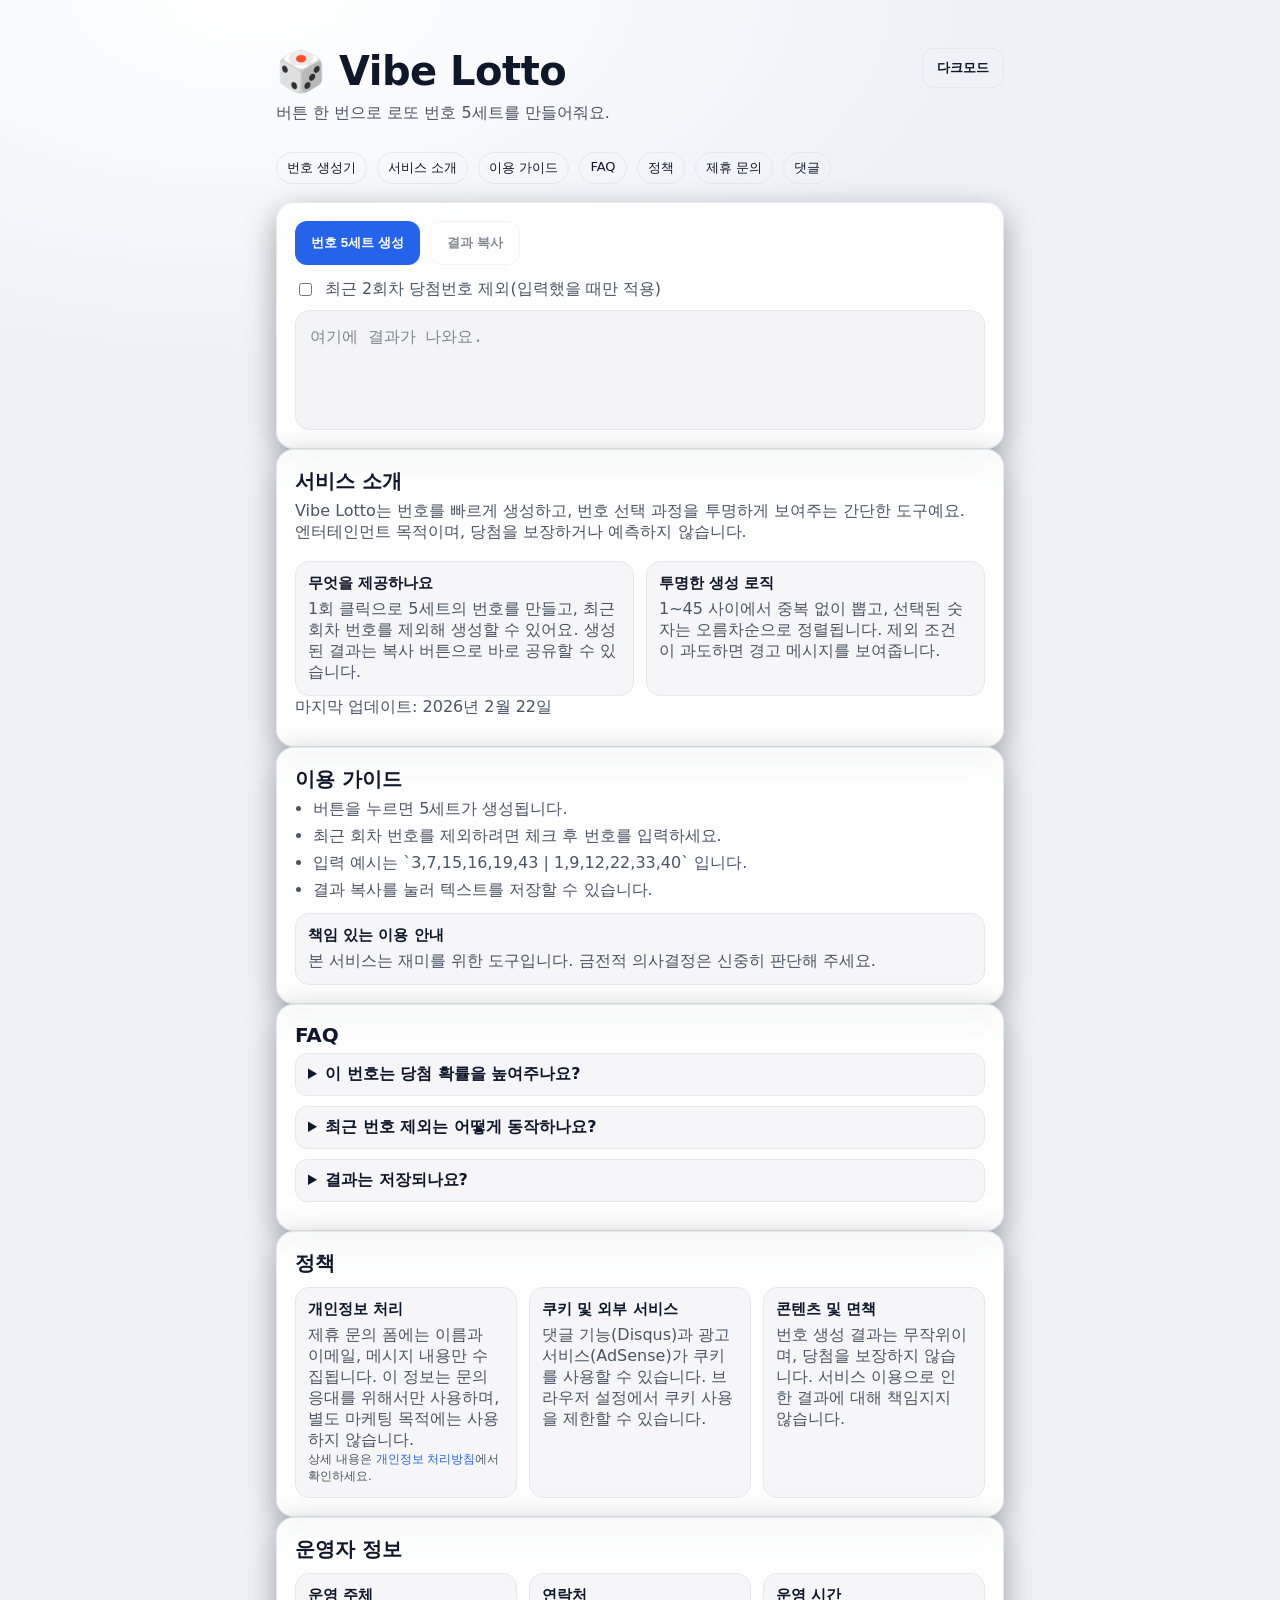
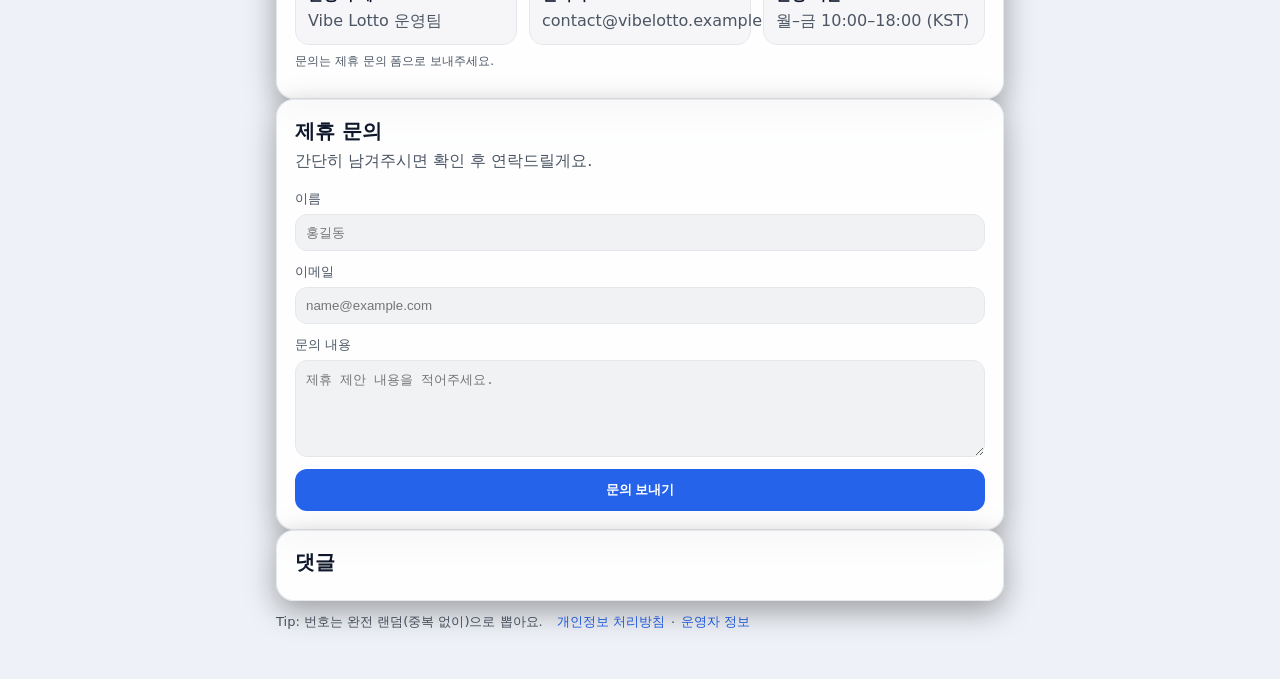
<file: index.html>
<!doctype html>
<html lang="ko">
  <head>
    <meta charset="UTF-8" />
    <meta name="viewport" content="width=device-width, initial-scale=1.0" />
    <title>Vibe Lotto</title>
    <meta name="google-adsense-account" content="ca-pub-5285991878457659" />
    <script
      async
      src="https://pagead2.googlesyndication.com/pagead/js/adsbygoogle.js?client=ca-pub-5285991878457659"
      crossorigin="anonymous"
    ></script>
    <!-- Google tag (gtag.js) -->
    <script async src="https://www.googletagmanager.com/gtag/js?id=G-4V3R2DBNLL"></script>
    <script>
      window.dataLayer = window.dataLayer || [];
      function gtag(){dataLayer.push(arguments);}
      gtag('js', new Date());

      gtag('config', 'G-4V3R2DBNLL');
    </script>
    <script type="text/javascript">
      (function(c,l,a,r,i,t,y){
          c[a]=c[a]||function(){(c[a].q=c[a].q||[]).push(arguments)};
          t=l.createElement(r);t.async=1;t.src="https://www.clarity.ms/tag/"+i;
          y=l.getElementsByTagName(r)[0];y.parentNode.insertBefore(t,y);
      })(window, document, "clarity", "script", "vl7379q4ad");
    </script>
    <link rel="stylesheet" href="style.css" />
  </head>
  <body>
    <main class="wrap">
      <div class="topbar">
        <div>
          <h1>🎲 Vibe Lotto</h1>
          <p class="sub">버튼 한 번으로 로또 번호 5세트를 만들어줘요.</p>
        </div>
        <button id="themeToggle" class="btn ghost sm" type="button">화이트모드</button>
      </div>
      <nav class="nav">
        <a href="#generator">번호 생성기</a>
        <a href="#about">서비스 소개</a>
        <a href="#guide">이용 가이드</a>
        <a href="#faq">FAQ</a>
        <a href="#policy">정책</a>
        <a href="#contact">제휴 문의</a>
        <a href="#comments">댓글</a>
      </nav>

      <section id="generator" class="card">
        <div class="row">
          <button id="btn" class="btn">번호 5세트 생성</button>
          <button id="copy" class="btn ghost" disabled>결과 복사</button>
        </div>

        <div class="options">
          <label class="chk">
            <input id="excludeRecent" type="checkbox" />
            최근 2회차 당첨번호 제외(입력했을 때만 적용)
          </label>
        </div>

        <div id="recentBox" class="recentBox hidden">
          <p class="hint">
            최근 2회차 당첨번호(보너스 제외)를 <b>쉼표</b>로 입력해줘요. 예: <code>3,7,15,16,19,43</code>
          </p>
          <textarea
            id="recentInput"
            rows="2"
            placeholder="예: 3,7,15,16,19,43 | 1,9,12,22,33,40"
          ></textarea>
          <p class="hint small">두 회차는 <b>|</b> 로 구분해도 되고, 줄바꿈으로 구분해도 돼요.</p>
        </div>

        <div id="result" class="result empty">여기에 결과가 나와요.</div>
      </section>

      <section id="about" class="card">
        <h2 class="cardTitle">서비스 소개</h2>
        <p class="sub">
          Vibe Lotto는 번호를 빠르게 생성하고, 번호 선택 과정을 투명하게 보여주는
          간단한 도구예요. 엔터테인먼트 목적이며, 당첨을 보장하거나 예측하지 않습니다.
        </p>
        <div class="grid">
          <div class="panel">
            <h3>무엇을 제공하나요</h3>
            <p>
              1회 클릭으로 5세트의 번호를 만들고, 최근 회차 번호를 제외해 생성할 수 있어요.
              생성된 결과는 복사 버튼으로 바로 공유할 수 있습니다.
            </p>
          </div>
          <div class="panel">
            <h3>투명한 생성 로직</h3>
            <p>
              1~45 사이에서 중복 없이 뽑고, 선택된 숫자는 오름차순으로 정렬됩니다.
              제외 조건이 과도하면 경고 메시지를 보여줍니다.
            </p>
          </div>
        </div>
        <p class="hint">마지막 업데이트: 2026년 2월 22일</p>
      </section>

      <section id="guide" class="card">
        <h2 class="cardTitle">이용 가이드</h2>
        <ul class="list">
          <li>버튼을 누르면 5세트가 생성됩니다.</li>
          <li>최근 회차 번호를 제외하려면 체크 후 번호를 입력하세요.</li>
          <li>입력 예시는 `3,7,15,16,19,43 | 1,9,12,22,33,40` 입니다.</li>
          <li>결과 복사를 눌러 텍스트를 저장할 수 있습니다.</li>
        </ul>
        <div class="panel">
          <h3>책임 있는 이용 안내</h3>
          <p>
            본 서비스는 재미를 위한 도구입니다. 금전적 의사결정은 신중히 판단해 주세요.
          </p>
        </div>
      </section>

      <section id="faq" class="card">
        <h2 class="cardTitle">FAQ</h2>
        <div class="faq">
          <details>
            <summary>이 번호는 당첨 확률을 높여주나요?</summary>
            <p>
              아니요. 번호는 무작위로 생성되며, 당첨 확률을 높이거나 예측하지 않습니다.
            </p>
          </details>
          <details>
            <summary>최근 번호 제외는 어떻게 동작하나요?</summary>
            <p>
              입력한 최근 회차 번호를 제외하고 1~45 사이에서 중복 없이 뽑습니다.
              제외 범위가 과도하면 경고 메시지를 표시합니다.
            </p>
          </details>
          <details>
            <summary>결과는 저장되나요?</summary>
            <p>
              결과는 브라우저에 저장하지 않습니다. 다만 최근 회차 입력값은 편의를 위해
              브라우저에 저장됩니다.
            </p>
          </details>
        </div>
      </section>

      <section id="policy" class="card">
        <h2 class="cardTitle">정책</h2>
        <div class="grid">
          <div class="panel">
            <h3>개인정보 처리</h3>
            <p>
              제휴 문의 폼에는 이름과 이메일, 메시지 내용만 수집됩니다. 이 정보는
              문의 응대를 위해서만 사용하며, 별도 마케팅 목적에는 사용하지 않습니다.
            </p>
            <p class="small">
              상세 내용은 <a class="link" href="privacy.html">개인정보 처리방침</a>에서 확인하세요.
            </p>
          </div>
          <div class="panel">
            <h3>쿠키 및 외부 서비스</h3>
            <p>
              댓글 기능(Disqus)과 광고 서비스(AdSense)가 쿠키를 사용할 수 있습니다.
              브라우저 설정에서 쿠키 사용을 제한할 수 있습니다.
            </p>
          </div>
          <div class="panel">
            <h3>콘텐츠 및 면책</h3>
            <p>
              번호 생성 결과는 무작위이며, 당첨을 보장하지 않습니다. 서비스 이용으로 인한
              결과에 대해 책임지지 않습니다.
            </p>
          </div>
        </div>
      </section>

      <section id="operator" class="card">
        <h2 class="cardTitle">운영자 정보</h2>
        <div class="grid">
          <div class="panel">
            <h3>운영 주체</h3>
            <p>Vibe Lotto 운영팀</p>
          </div>
          <div class="panel">
            <h3>연락처</h3>
            <p>contact@vibelotto.example</p>
          </div>
          <div class="panel">
            <h3>운영 시간</h3>
            <p>월–금 10:00–18:00 (KST)</p>
          </div>
        </div>
        <p class="hint small">
          문의는 제휴 문의 폼으로 보내주세요.
        </p>
      </section>

      <section id="contact" class="card">
        <h2 class="cardTitle">제휴 문의</h2>
        <p class="sub">간단히 남겨주시면 확인 후 연락드릴게요.</p>
        <form class="form" action="https://formspree.io/f/xkovqqrv" method="POST">
          <label class="field">
            <span>이름</span>
            <input type="text" name="name" placeholder="홍길동" required />
          </label>
          <label class="field">
            <span>이메일</span>
            <input type="email" name="email" placeholder="name@example.com" required />
          </label>
          <label class="field">
            <span>문의 내용</span>
            <textarea name="message" rows="5" placeholder="제휴 제안 내용을 적어주세요." required></textarea>
          </label>
          <button class="btn" type="submit">문의 보내기</button>
        </form>
      </section>

      <section id="comments" class="card">
        <h2 class="cardTitle">댓글</h2>
        <div id="disqus_thread"></div>
        <script>
          /**
           *  RECOMMENDED CONFIGURATION VARIABLES: EDIT AND UNCOMMENT THE SECTION BELOW TO INSERT DYNAMIC VALUES FROM YOUR PLATFORM OR CMS.
           *  LEARN WHY DEFINING THESE VARIABLES IS IMPORTANT: https://disqus.com/admin/universalcode/#configuration-variables    */
          /*
          var disqus_config = function () {
          this.page.url = PAGE_URL;  // Replace PAGE_URL with your page's canonical URL variable
          this.page.identifier = PAGE_IDENTIFIER; // Replace PAGE_IDENTIFIER with your page's unique identifier variable
          };
          */
          (function() { // DON'T EDIT BELOW THIS LINE
          var d = document, s = d.createElement('script');
          s.src = 'https://productbuilder-hx5n7savak.disqus.com/embed.js';
          s.setAttribute('data-timestamp', +new Date());
          (d.head || d.body).appendChild(s);
          })();
        </script>
        <noscript>Please enable JavaScript to view the <a href="https://disqus.com/?ref_noscript">comments powered by Disqus.</a></noscript>
      </section>

      <footer class="footer">
        <span>Tip: 번호는 완전 랜덤(중복 없이)으로 뽑아요.</span>
        <span class="footerLinks">
          <a class="link" href="privacy.html">개인정보 처리방침</a>
          <span class="dot">·</span>
          <a class="link" href="#operator">운영자 정보</a>
        </span>
      </footer>
    </main>

    <script src="script.js"></script>
  </body>
</html>
</file>
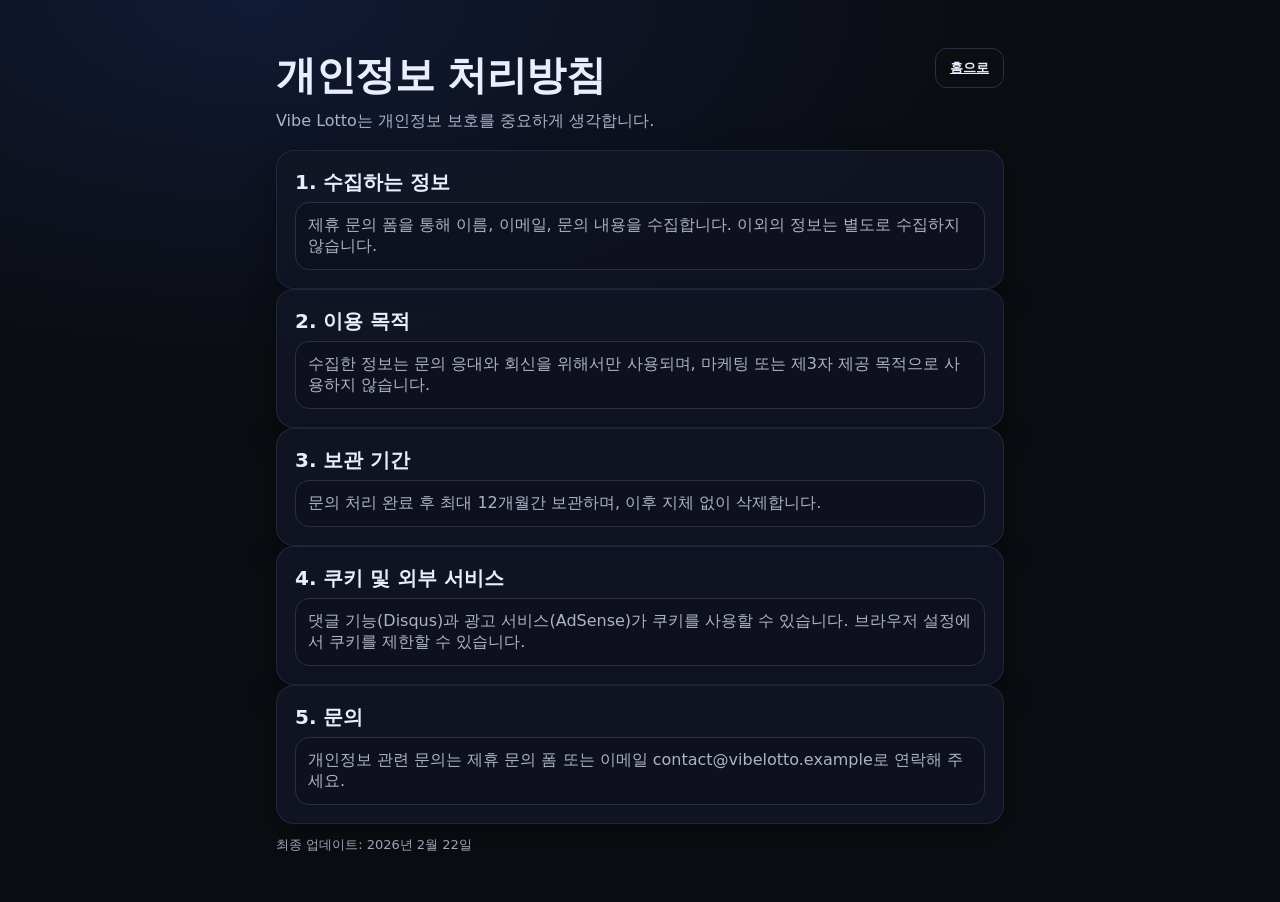
<file: privacy.html>
<!doctype html>
<html lang="ko">
  <head>
    <meta charset="UTF-8" />
    <meta name="viewport" content="width=device-width, initial-scale=1.0" />
    <title>개인정보 처리방침 | Vibe Lotto</title>
    <meta name="google-adsense-account" content="ca-pub-5285991878457659" />
    <script
      async
      src="https://pagead2.googlesyndication.com/pagead/js/adsbygoogle.js?client=ca-pub-5285991878457659"
      crossorigin="anonymous"
    ></script>
    <!-- Google tag (gtag.js) -->
    <script async src="https://www.googletagmanager.com/gtag/js?id=G-4V3R2DBNLL"></script>
    <script>
      window.dataLayer = window.dataLayer || [];
      function gtag(){dataLayer.push(arguments);}
      gtag('js', new Date());

      gtag('config', 'G-4V3R2DBNLL');
    </script>
    <script type="text/javascript">
      (function(c,l,a,r,i,t,y){
          c[a]=c[a]||function(){(c[a].q=c[a].q||[]).push(arguments)};
          t=l.createElement(r);t.async=1;t.src="https://www.clarity.ms/tag/"+i;
          y=l.getElementsByTagName(r)[0];y.parentNode.insertBefore(t,y);
      })(window, document, "clarity", "script", "vl7379q4ad");
    </script>
    <link rel="stylesheet" href="style.css" />
  </head>
  <body>
    <main class="wrap">
      <div class="topbar">
        <div>
          <h1>개인정보 처리방침</h1>
          <p class="sub">Vibe Lotto는 개인정보 보호를 중요하게 생각합니다.</p>
        </div>
        <a class="btn ghost sm" href="index.html">홈으로</a>
      </div>

      <section class="card">
        <h2 class="cardTitle">1. 수집하는 정보</h2>
        <div class="panel">
          <p>
            제휴 문의 폼을 통해 이름, 이메일, 문의 내용을 수집합니다. 이외의 정보는
            별도로 수집하지 않습니다.
          </p>
        </div>
      </section>

      <section class="card">
        <h2 class="cardTitle">2. 이용 목적</h2>
        <div class="panel">
          <p>
            수집한 정보는 문의 응대와 회신을 위해서만 사용되며, 마케팅 또는 제3자 제공
            목적으로 사용하지 않습니다.
          </p>
        </div>
      </section>

      <section class="card">
        <h2 class="cardTitle">3. 보관 기간</h2>
        <div class="panel">
          <p>
            문의 처리 완료 후 최대 12개월간 보관하며, 이후 지체 없이 삭제합니다.
          </p>
        </div>
      </section>

      <section class="card">
        <h2 class="cardTitle">4. 쿠키 및 외부 서비스</h2>
        <div class="panel">
          <p>
            댓글 기능(Disqus)과 광고 서비스(AdSense)가 쿠키를 사용할 수 있습니다.
            브라우저 설정에서 쿠키를 제한할 수 있습니다.
          </p>
        </div>
      </section>

      <section class="card">
        <h2 class="cardTitle">5. 문의</h2>
        <div class="panel">
          <p>
            개인정보 관련 문의는 제휴 문의 폼 또는 이메일 contact@vibelotto.example로
            연락해 주세요.
          </p>
        </div>
      </section>

      <footer class="footer">
        <span>최종 업데이트: 2026년 2월 22일</span>
      </footer>
    </main>
  </body>
</html>
</file>
<file: style.css>
:root {
  --bg: #0b0d12;
  --card: #121726;
  --text: #e9eefc;
  --muted: #aab3c8;
  --line: #27304a;
  --btn: #3b82f6;
  --btn2: #1f2937;
  --bg-grad: radial-gradient(1200px 600px at 20% 0%, #111a35 0%, var(--bg) 60%);
  --card-bg: rgba(18, 23, 38, 0.85);
  --card-border: rgba(39, 48, 74, 0.7);
  --input-bg: rgba(0,0,0,0.25);
  --result-bg: rgba(0,0,0,0.2);
  --recent-border: rgba(39, 48, 74, 0.9);
  --code: #93c5fd;
}

[data-theme="light"] {
  --bg: #f5f6fa;
  --card: #ffffff;
  --text: #0f172a;
  --muted: #4b5563;
  --line: #e5e7eb;
  --btn: #2563eb;
  --btn2: #e5e7eb;
  --bg-grad: radial-gradient(1200px 600px at 20% 0%, #ffffff 0%, #eef1f7 60%);
  --card-bg: rgba(255, 255, 255, 0.9);
  --card-border: rgba(229, 231, 235, 0.9);
  --input-bg: rgba(15, 23, 42, 0.05);
  --result-bg: rgba(15, 23, 42, 0.04);
  --recent-border: rgba(229, 231, 235, 0.9);
  --code: #1d4ed8;
}

* { box-sizing: border-box; }
body {
  margin: 0;
  font-family: ui-sans-serif, system-ui, -apple-system, "Apple SD Gothic Neo", "Noto Sans KR", Arial;
  background: var(--bg-grad);
  color: var(--text);
}

.wrap {
  max-width: 760px;
  margin: 48px auto;
  padding: 0 16px;
}

.topbar {
  display: flex;
  gap: 14px;
  align-items: flex-start;
  justify-content: space-between;
  flex-wrap: wrap;
}
h1 { margin: 0 0 8px; font-size: 40px; letter-spacing: -0.5px; }
.sub { margin: 0 0 18px; color: var(--muted); }
.cardTitle { margin: 0 0 6px; font-size: 20px; }

.nav {
  display: flex;
  flex-wrap: wrap;
  gap: 10px;
  margin: 10px 0 18px;
}
.nav a {
  text-decoration: none;
  color: var(--text);
  border: 1px solid var(--line);
  padding: 6px 10px;
  border-radius: 999px;
  font-size: 13px;
  background: rgba(255,255,255,0.02);
}
.nav a:hover { border-color: var(--btn); color: var(--btn); }

.card {
  background: var(--card-bg);
  border: 1px solid var(--card-border);
  border-radius: 18px;
  padding: 18px;
  box-shadow: 0 10px 30px rgba(0,0,0,0.35);
  backdrop-filter: blur(6px);
}

.row {
  display: flex;
  gap: 10px;
  flex-wrap: wrap;
}

.btn {
  border: 0;
  border-radius: 12px;
  padding: 12px 16px;
  cursor: pointer;
  font-weight: 700;
  background: var(--btn);
  color: white;
}
.btn.sm { padding: 10px 14px; font-size: 13px; }
.btn.ghost {
  background: transparent;
  border: 1px solid var(--line);
  color: var(--text);
}
.btn:disabled { opacity: 0.5; cursor: not-allowed; }

.options { margin: 14px 0 10px; }
.chk { display: inline-flex; gap: 10px; align-items: center; color: var(--muted); }

.recentBox {
  border: 1px dashed var(--recent-border);
  border-radius: 14px;
  padding: 12px;
  margin: 10px 0 14px;
}
.hidden { display: none; }

textarea {
  width: 100%;
  border-radius: 12px;
  border: 1px solid var(--line);
  background: var(--input-bg);
  color: var(--text);
  padding: 10px;
  resize: vertical;
}
input[type="text"],
input[type="email"] {
  width: 100%;
  border-radius: 12px;
  border: 1px solid var(--line);
  background: var(--input-bg);
  color: var(--text);
  padding: 10px;
}

.hint { margin: 0 0 10px; color: var(--muted); line-height: 1.4; }
.hint.small { margin-top: 8px; font-size: 12px; }

.result {
  min-height: 120px;
  border-radius: 14px;
  border: 1px solid var(--line);
  background: var(--result-bg);
  padding: 14px;
  font-family: ui-monospace, SFMono-Regular, Menlo, Monaco, Consolas, "Liberation Mono", "Courier New", monospace;
  white-space: pre-wrap;
  line-height: 1.7;
}
.result.empty { color: rgba(233, 238, 252, 0.55); }

.footer { margin-top: 12px; color: var(--muted); font-size: 13px; }
code { color: var(--code); }

[data-theme="light"] .result.empty { color: rgba(15, 23, 42, 0.5); }

.form { display: grid; gap: 12px; }
.field { display: grid; gap: 6px; color: var(--muted); font-size: 13px; }
.field span { color: var(--muted); }

.grid {
  display: grid;
  gap: 12px;
  grid-template-columns: repeat(auto-fit, minmax(220px, 1fr));
  margin: 10px 0 0;
}
.panel {
  border: 1px solid var(--line);
  border-radius: 14px;
  padding: 12px;
  background: rgba(0,0,0,0.15);
}
[data-theme="light"] .panel { background: rgba(15, 23, 42, 0.03); }
.panel h3 { margin: 0 0 6px; font-size: 15px; }
.panel p { margin: 0; color: var(--muted); }

.list {
  margin: 0 0 12px;
  padding-left: 18px;
  color: var(--muted);
}
.list li { margin: 6px 0; }

.faq details {
  border: 1px solid var(--line);
  border-radius: 12px;
  padding: 10px 12px;
  margin-bottom: 10px;
  background: rgba(0,0,0,0.12);
}
[data-theme="light"] .faq details { background: rgba(15, 23, 42, 0.03); }
.faq summary {
  cursor: pointer;
  font-weight: 600;
  color: var(--text);
}
.faq p { margin: 8px 0 0; color: var(--muted); }

.small { font-size: 12px; }
.link { color: var(--btn); text-decoration: none; }
.link:hover { text-decoration: underline; }
.footerLinks {
  display: inline-flex;
  gap: 6px;
  align-items: center;
  margin-left: 10px;
}
.dot { color: var(--muted); }
</file>
